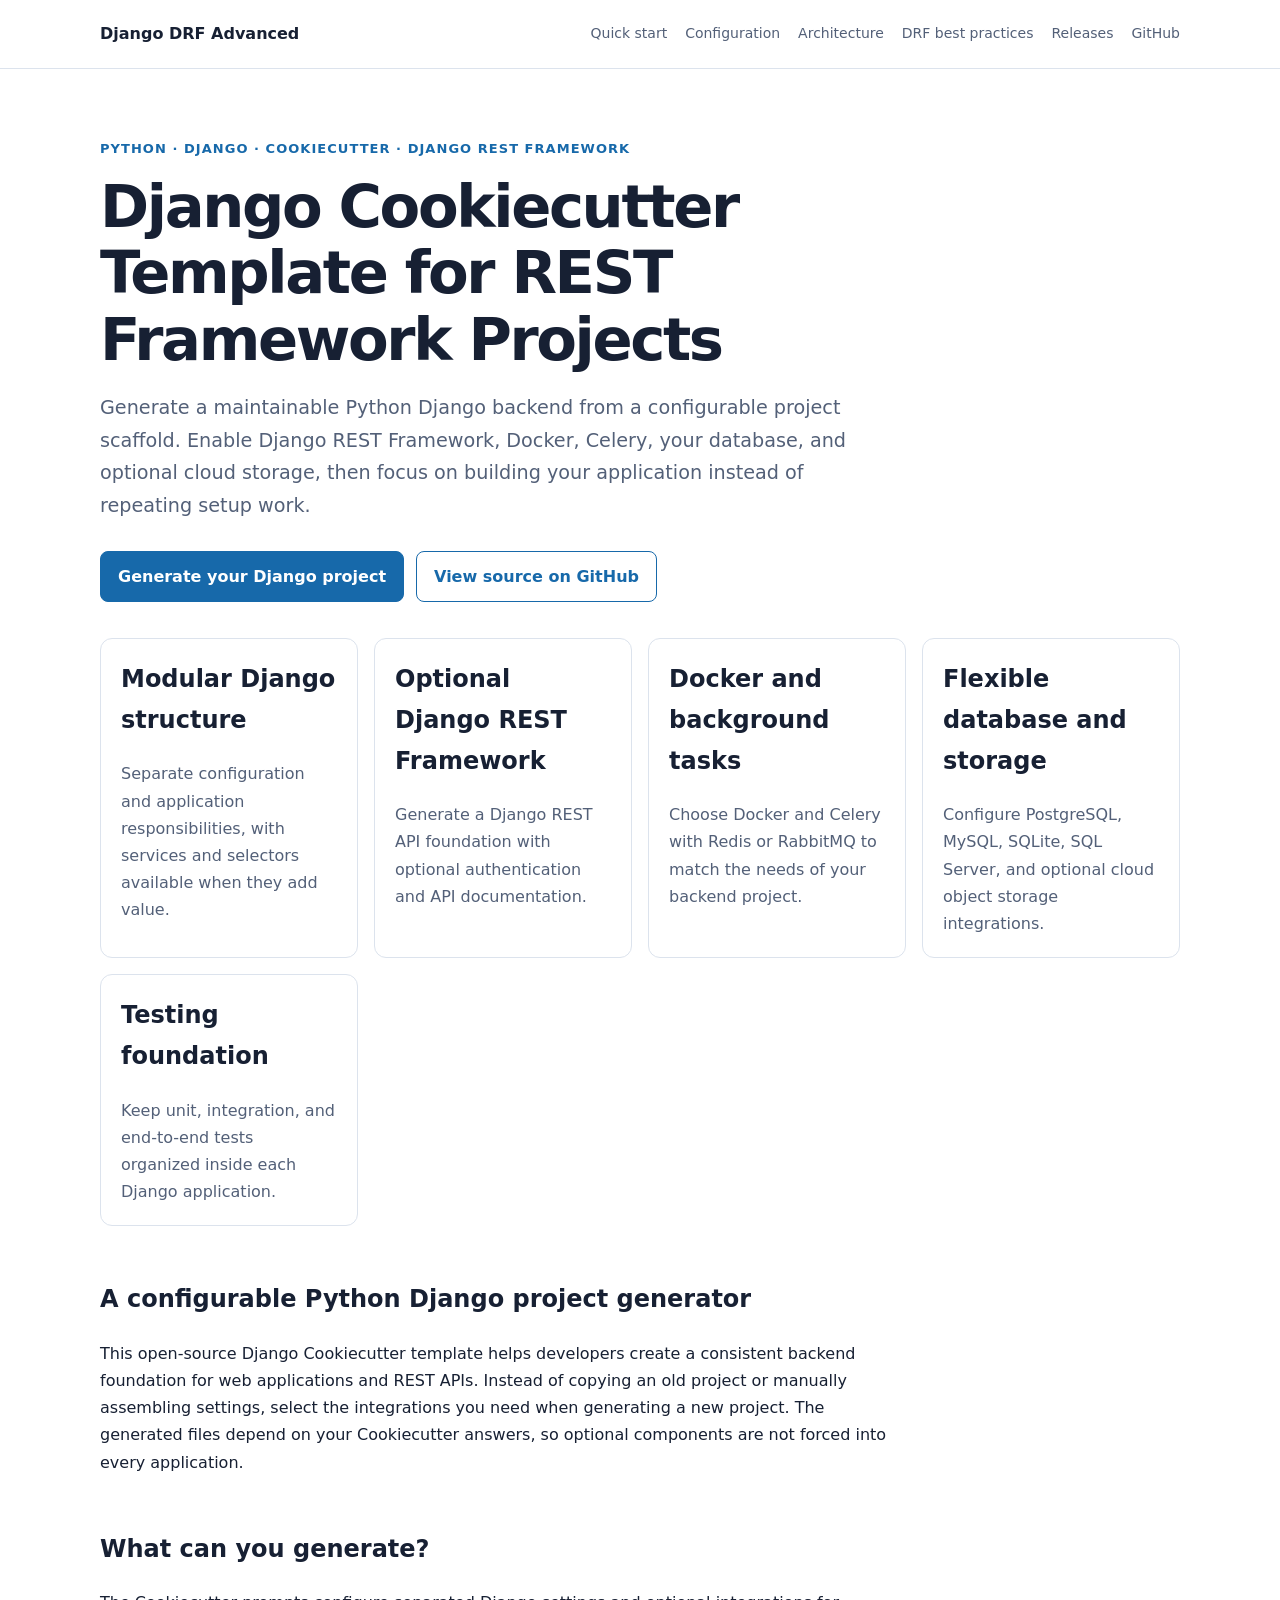
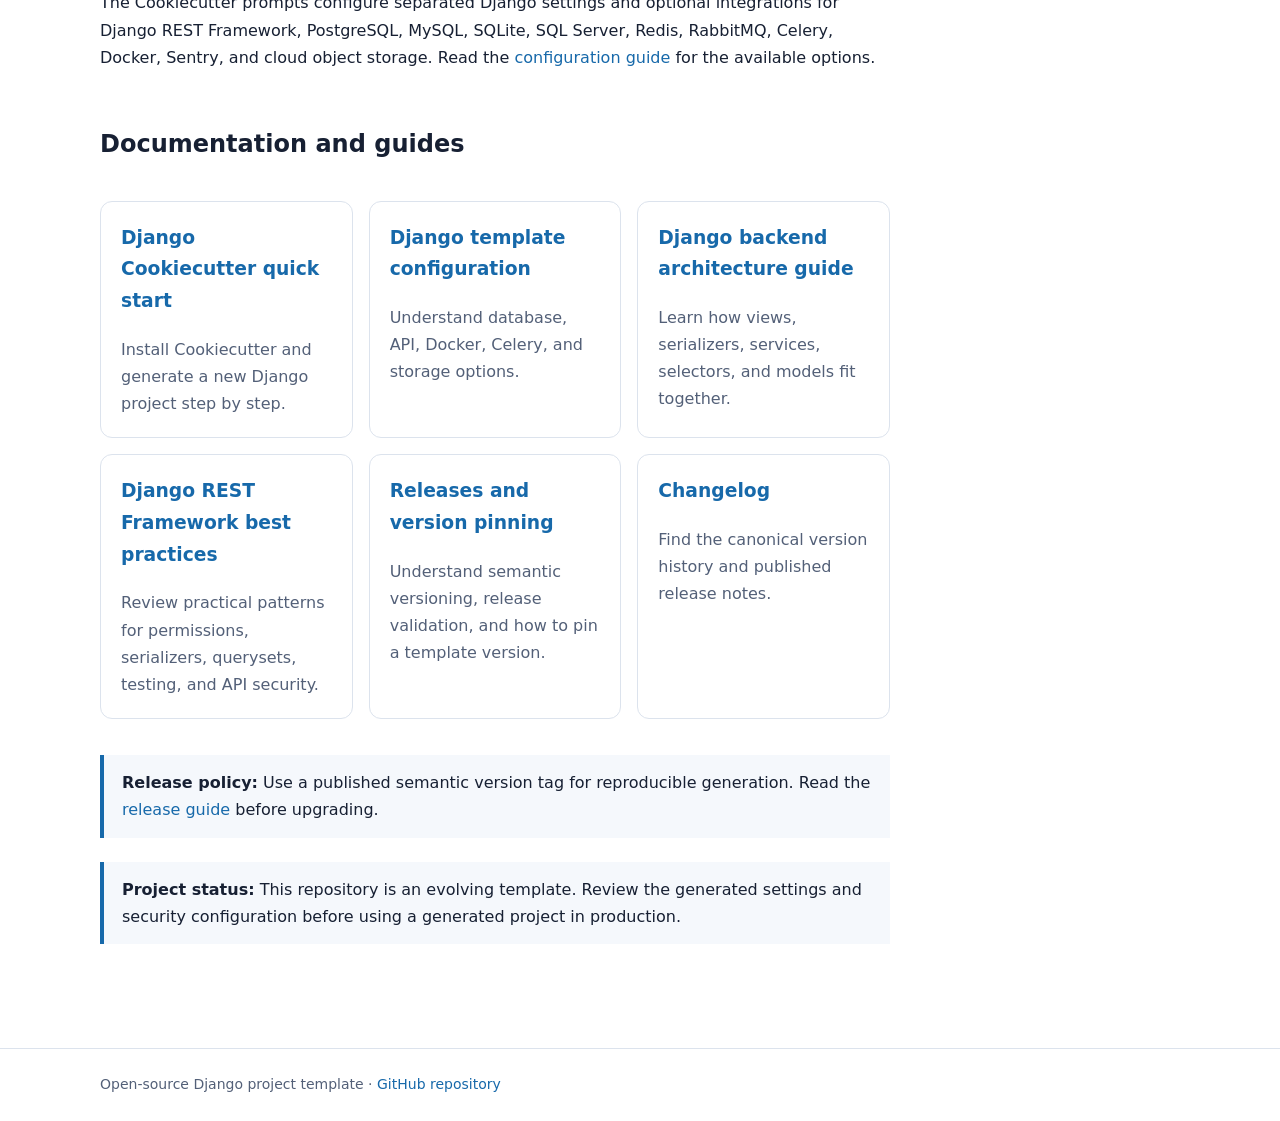
<file: docs/index.html>
<!doctype html>
<html lang="en">
<head>
  <meta charset="utf-8">
  <meta name="viewport" content="width=device-width, initial-scale=1">
  <meta name="google-site-verification" content="gQjxbUO_os3JFua4T_cHEDO8AVXbyuTZVgLGHWlQlFA">
  <title>Django Cookiecutter Template for Django REST Framework | Django DRF Advanced</title>
  <meta name="description" content="Generate a configurable Django project with this Python Cookiecutter template. Add Django REST Framework, Docker, Celery, PostgreSQL, cloud storage, and modular app structure.">
  <meta name="robots" content="index,follow,max-image-preview:large">
  <link rel="canonical" href="https://vahiddev7.github.io/cookiecutter-django-drf-advanced/">
  <meta property="og:type" content="website">
  <meta property="og:site_name" content="Django DRF Advanced Cookiecutter">
  <meta property="og:title" content="Django Cookiecutter Template for Django REST Framework">
  <meta property="og:description" content="Generate a configurable Python Django backend with optional DRF, Docker, Celery, database integrations, cloud storage, and modular architecture.">
  <meta property="og:url" content="https://vahiddev7.github.io/cookiecutter-django-drf-advanced/">
  <meta property="og:locale" content="en_US">
  <meta name="twitter:card" content="summary">
  <meta name="twitter:title" content="Django Cookiecutter Template for Django REST Framework">
  <meta name="twitter:description" content="A configurable Django and DRF project generator with Docker, Celery, database, and storage options.">
  <link rel="stylesheet" href="assets/site.css">
  <script type="application/ld+json">
  {
    "@context": "https://schema.org",
    "@graph": [
      {
        "@type": "WebSite",
        "@id": "https://vahiddev7.github.io/cookiecutter-django-drf-advanced/#website",
        "url": "https://vahiddev7.github.io/cookiecutter-django-drf-advanced/",
        "name": "Django DRF Advanced Cookiecutter",
        "inLanguage": "en"
      },
      {
        "@type": "SoftwareSourceCode",
        "@id": "https://vahiddev7.github.io/cookiecutter-django-drf-advanced/#software",
        "name": "Django DRF Advanced Cookiecutter",
        "alternateName": ["Django Cookiecutter Template", "Django REST Framework Cookiecutter"],
        "description": "A configurable Cookiecutter template for generating Python Django backend projects with optional Django REST Framework, Docker, Celery, database integrations, and cloud object storage.",
        "url": "https://vahiddev7.github.io/cookiecutter-django-drf-advanced/",
        "codeRepository": "https://github.com/vahiddev7/cookiecutter-django-drf-advanced",
        "programmingLanguage": "Python",
        "runtimePlatform": "Python 3.10+",
        "applicationCategory": "DeveloperApplication",
        "isPartOf": {"@id": "https://vahiddev7.github.io/cookiecutter-django-drf-advanced/#website"}
      }
    ]
  }
  </script>
</head>
<body>
<header class="site-header"><div class="header-inner">
  <a class="brand" href="./">Django DRF Advanced</a>
  <nav aria-label="Main navigation"><a href="quickstart.html">Quick start</a><a href="configuration.html">Configuration</a><a href="architecture.html">Architecture</a><a href="drf-best-practices.html">DRF best practices</a><a href="releasing.html">Releases</a><a href="https://github.com/vahiddev7/cookiecutter-django-drf-advanced">GitHub</a></nav>
</div></header>
<main><div class="container">
  <section class="hero">
    <p class="eyebrow">Python · Django · Cookiecutter · Django REST Framework</p>
    <h1>Django Cookiecutter Template for REST Framework Projects</h1>
    <p class="lead">Generate a maintainable Python Django backend from a configurable project scaffold. Enable Django REST Framework, Docker, Celery, your database, and optional cloud storage, then focus on building your application instead of repeating setup work.</p>
    <div class="actions"><a class="button" href="quickstart.html">Generate your Django project</a><a class="button secondary" href="https://github.com/vahiddev7/cookiecutter-django-drf-advanced">View source on GitHub</a></div>
  </section>
  <section class="grid" aria-label="Template capabilities">
    <article class="card"><h2>Modular Django structure</h2><p>Separate configuration and application responsibilities, with services and selectors available when they add value.</p></article>
    <article class="card"><h2>Optional Django REST Framework</h2><p>Generate a Django REST API foundation with optional authentication and API documentation.</p></article>
    <article class="card"><h2>Docker and background tasks</h2><p>Choose Docker and Celery with Redis or RabbitMQ to match the needs of your backend project.</p></article>
    <article class="card"><h2>Flexible database and storage</h2><p>Configure PostgreSQL, MySQL, SQLite, SQL Server, and optional cloud object storage integrations.</p></article>
    <article class="card"><h2>Testing foundation</h2><p>Keep unit, integration, and end-to-end tests organized inside each Django application.</p></article>
  </section>
  <section class="content">
    <h2>A configurable Python Django project generator</h2>
    <p>This open-source Django Cookiecutter template helps developers create a consistent backend foundation for web applications and REST APIs. Instead of copying an old project or manually assembling settings, select the integrations you need when generating a new project. The generated files depend on your Cookiecutter answers, so optional components are not forced into every application.</p>
    <h2>What can you generate?</h2>
    <p>The Cookiecutter prompts configure separated Django settings and optional integrations for Django REST Framework, PostgreSQL, MySQL, SQLite, SQL Server, Redis, RabbitMQ, Celery, Docker, Sentry, and cloud object storage. Read the <a href="configuration.html">configuration guide</a> for the available options.</p>
    <h2>Documentation and guides</h2>
    <div class="grid">
      <article class="card"><h3><a href="quickstart.html">Django Cookiecutter quick start</a></h3><p>Install Cookiecutter and generate a new Django project step by step.</p></article>
      <article class="card"><h3><a href="configuration.html">Django template configuration</a></h3><p>Understand database, API, Docker, Celery, and storage options.</p></article>
      <article class="card"><h3><a href="architecture.html">Django backend architecture guide</a></h3><p>Learn how views, serializers, services, selectors, and models fit together.</p></article>
      <article class="card"><h3><a href="drf-best-practices.html">Django REST Framework best practices</a></h3><p>Review practical patterns for permissions, serializers, querysets, testing, and API security.</p></article>
      <article class="card"><h3><a href="releasing.html">Releases and version pinning</a></h3><p>Understand semantic versioning, release validation, and how to pin a template version.</p></article>
      <article class="card"><h3><a href="changelog.html">Changelog</a></h3><p>Find the canonical version history and published release notes.</p></article>
    </div>
    <div class="note"><strong>Release policy:</strong> Use a published semantic version tag for reproducible generation. Read the <a href="releasing.html">release guide</a> before upgrading.</div>
    <div class="note"><strong>Project status:</strong> This repository is an evolving template. Review the generated settings and security configuration before using a generated project in production.</div>
  </section>
</div></main>
<footer class="site-footer"><div class="container">Open-source Django project template · <a href="https://github.com/vahiddev7/cookiecutter-django-drf-advanced">GitHub repository</a></div></footer>
</body></html>
</file>
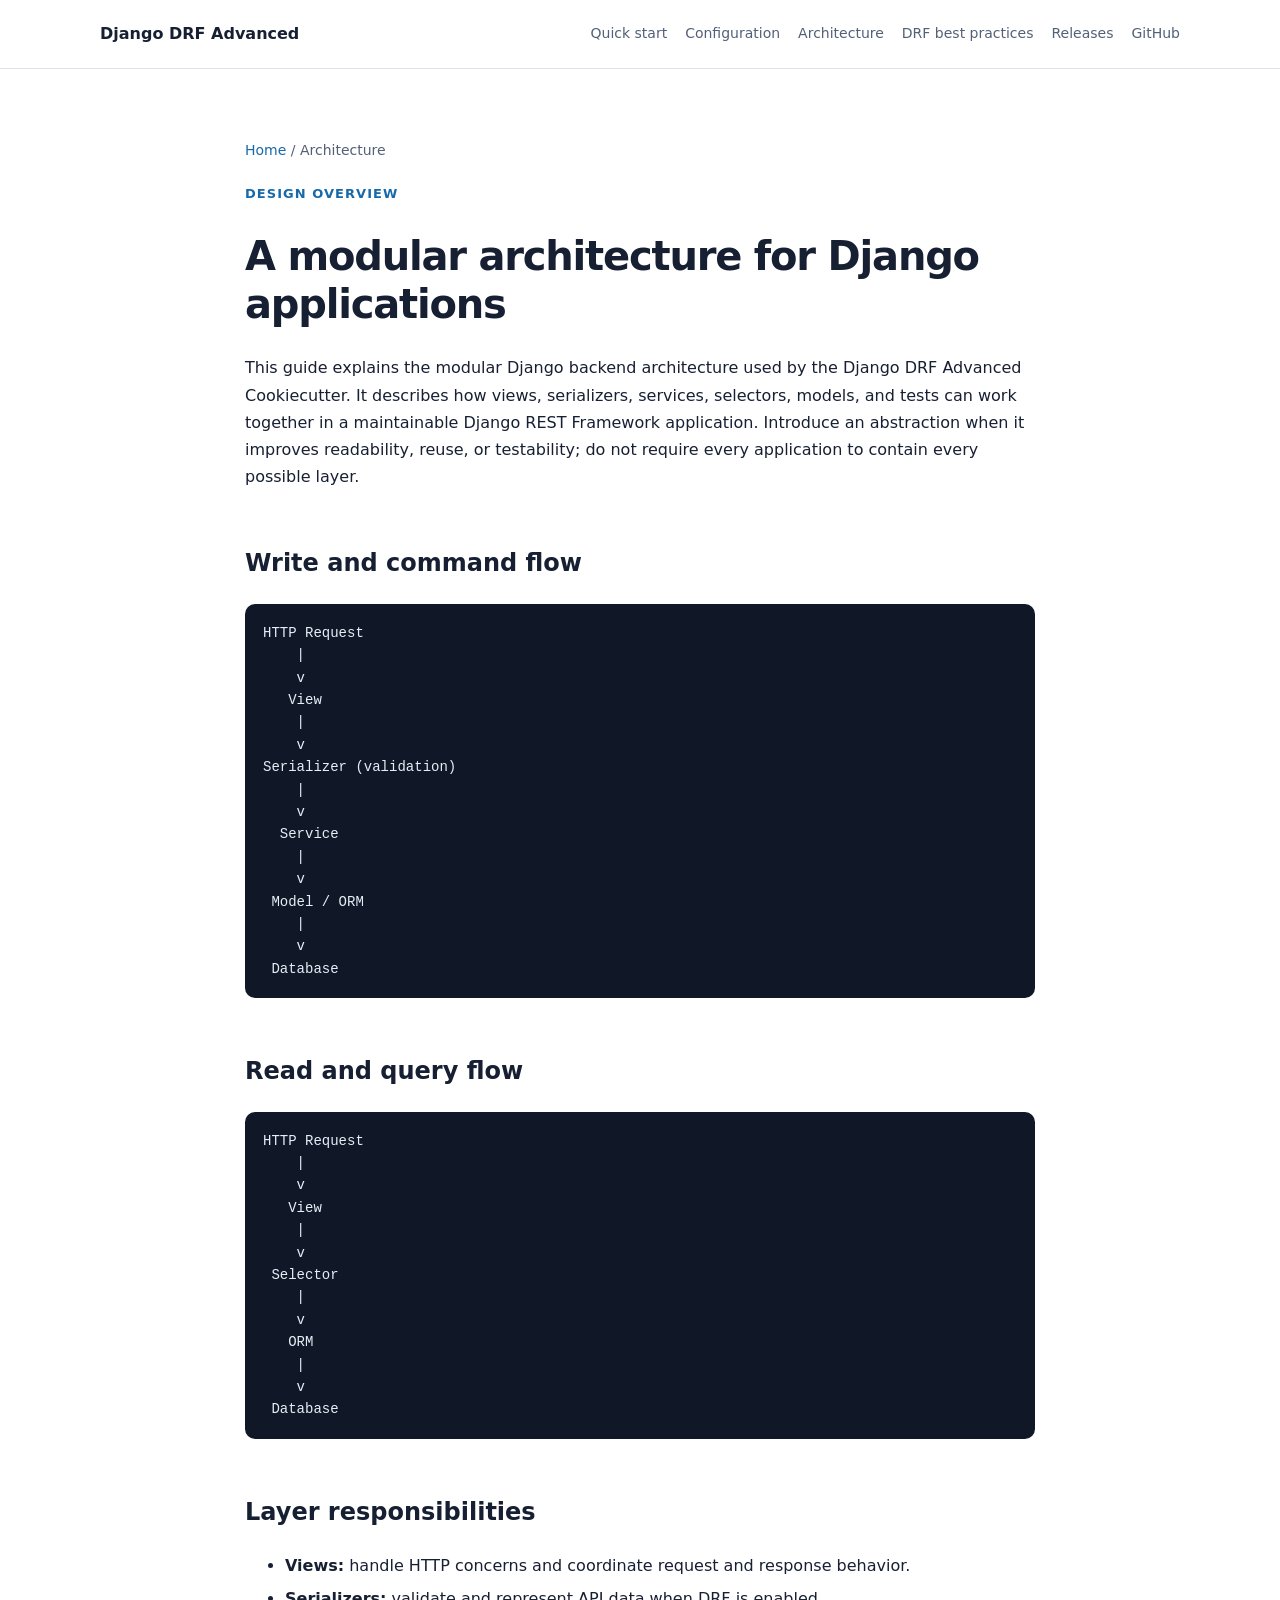
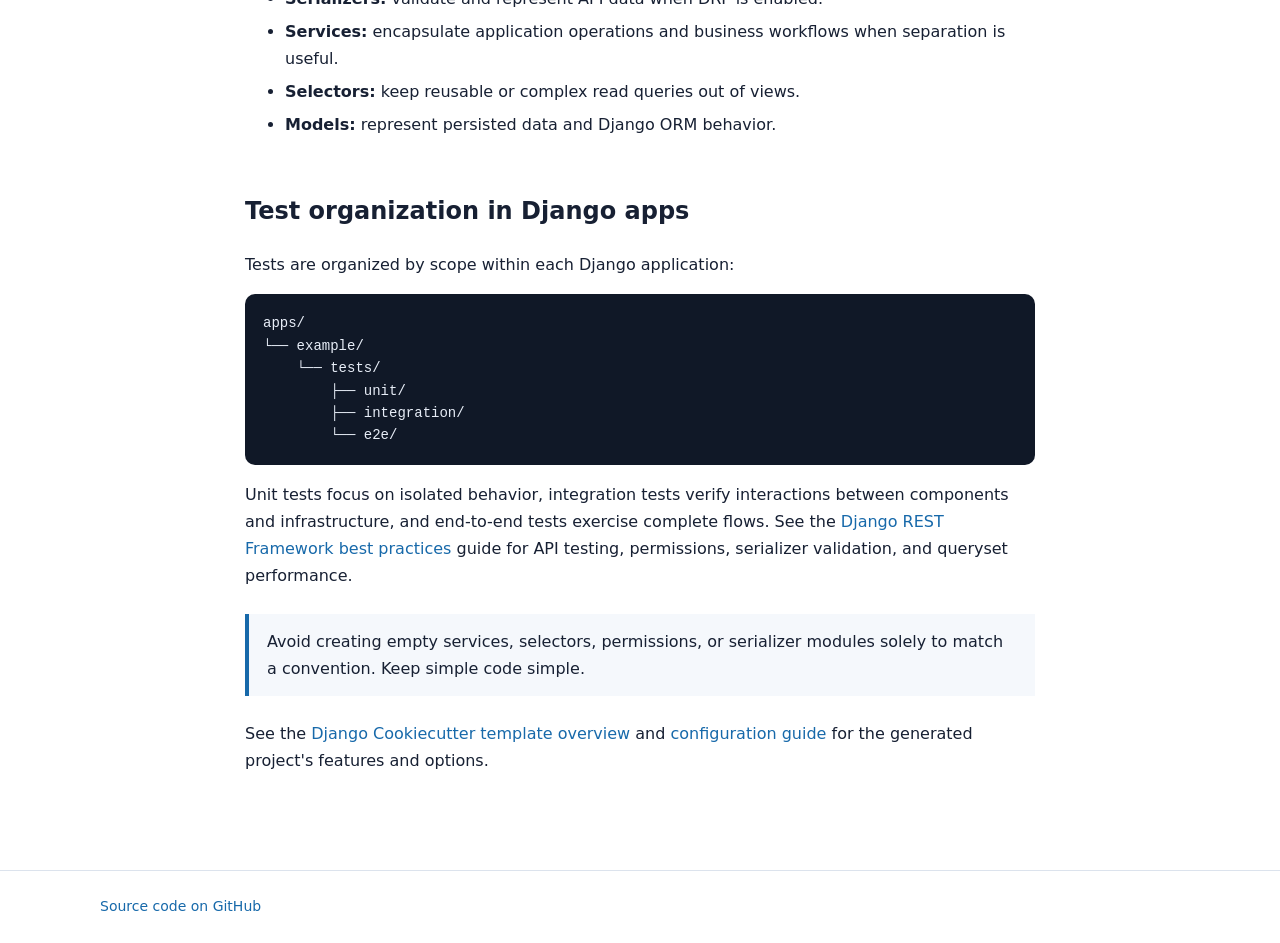
<file: docs/architecture.html>
<!doctype html>
<html lang="en"><head><meta charset="utf-8"><meta name="viewport" content="width=device-width, initial-scale=1">
<title>Django Backend Architecture: Services, Selectors and Testing</title>
<meta name="description" content="Learn a modular Django backend architecture for Django REST Framework projects, including views, serializers, services, selectors, models, and per-app testing.">
<meta name="robots" content="index,follow"><link rel="canonical" href="https://vahiddev7.github.io/cookiecutter-django-drf-advanced/architecture.html">
<meta property="og:type" content="article"><meta property="og:site_name" content="Django DRF Advanced Cookiecutter"><meta property="og:title" content="Django Backend Architecture: Services, Selectors and Testing"><meta property="og:description" content="Understand a practical modular architecture for Django and Django REST Framework applications."><meta property="og:url" content="https://vahiddev7.github.io/cookiecutter-django-drf-advanced/architecture.html">
<meta name="twitter:card" content="summary"><meta name="twitter:title" content="Django Backend Architecture Guide"><meta name="twitter:description" content="A practical guide to Django views, serializers, services, selectors, models, and tests.">
<link rel="stylesheet" href="assets/site.css"></head>
<body><header class="site-header"><div class="header-inner"><a class="brand" href="./">Django DRF Advanced</a><nav aria-label="Main navigation"><a href="quickstart.html">Quick start</a><a href="configuration.html">Configuration</a><a href="architecture.html">Architecture</a><a href="drf-best-practices.html">DRF best practices</a><a href="releasing.html">Releases</a><a href="https://github.com/vahiddev7/cookiecutter-django-drf-advanced">GitHub</a></nav></div></header>
<main><div class="container content"><p class="breadcrumbs"><a href="./">Home</a> / Architecture</p><p class="eyebrow">Design overview</p><h1>A modular architecture for Django applications</h1>
<p>This guide explains the modular Django backend architecture used by the Django DRF Advanced Cookiecutter. It describes how views, serializers, services, selectors, models, and tests can work together in a maintainable Django REST Framework application. Introduce an abstraction when it improves readability, reuse, or testability; do not require every application to contain every possible layer.</p>
<h2>Write and command flow</h2><pre><code>HTTP Request
    |
    v
   View
    |
    v
Serializer (validation)
    |
    v
  Service
    |
    v
 Model / ORM
    |
    v
 Database</code></pre>
<h2>Read and query flow</h2><pre><code>HTTP Request
    |
    v
   View
    |
    v
 Selector
    |
    v
   ORM
    |
    v
 Database</code></pre>
<h2>Layer responsibilities</h2><ul><li><strong>Views:</strong> handle HTTP concerns and coordinate request and response behavior.</li><li><strong>Serializers:</strong> validate and represent API data when DRF is enabled.</li><li><strong>Services:</strong> encapsulate application operations and business workflows when separation is useful.</li><li><strong>Selectors:</strong> keep reusable or complex read queries out of views.</li><li><strong>Models:</strong> represent persisted data and Django ORM behavior.</li></ul>
<h2>Test organization in Django apps</h2><p>Tests are organized by scope within each Django application:</p><pre><code>apps/
└── example/
    └── tests/
        ├── unit/
        ├── integration/
        └── e2e/</code></pre>
<p>Unit tests focus on isolated behavior, integration tests verify interactions between components and infrastructure, and end-to-end tests exercise complete flows. See the <a href="drf-best-practices.html">Django REST Framework best practices</a> guide for API testing, permissions, serializer validation, and queryset performance.</p>
<div class="note">Avoid creating empty services, selectors, permissions, or serializer modules solely to match a convention. Keep simple code simple.</div>
<p>See the <a href="./">Django Cookiecutter template overview</a> and <a href="configuration.html">configuration guide</a> for the generated project's features and options.</p>
</div></main><footer class="site-footer"><div class="container"><a href="https://github.com/vahiddev7/cookiecutter-django-drf-advanced">Source code on GitHub</a></div></footer></body></html>
</file>
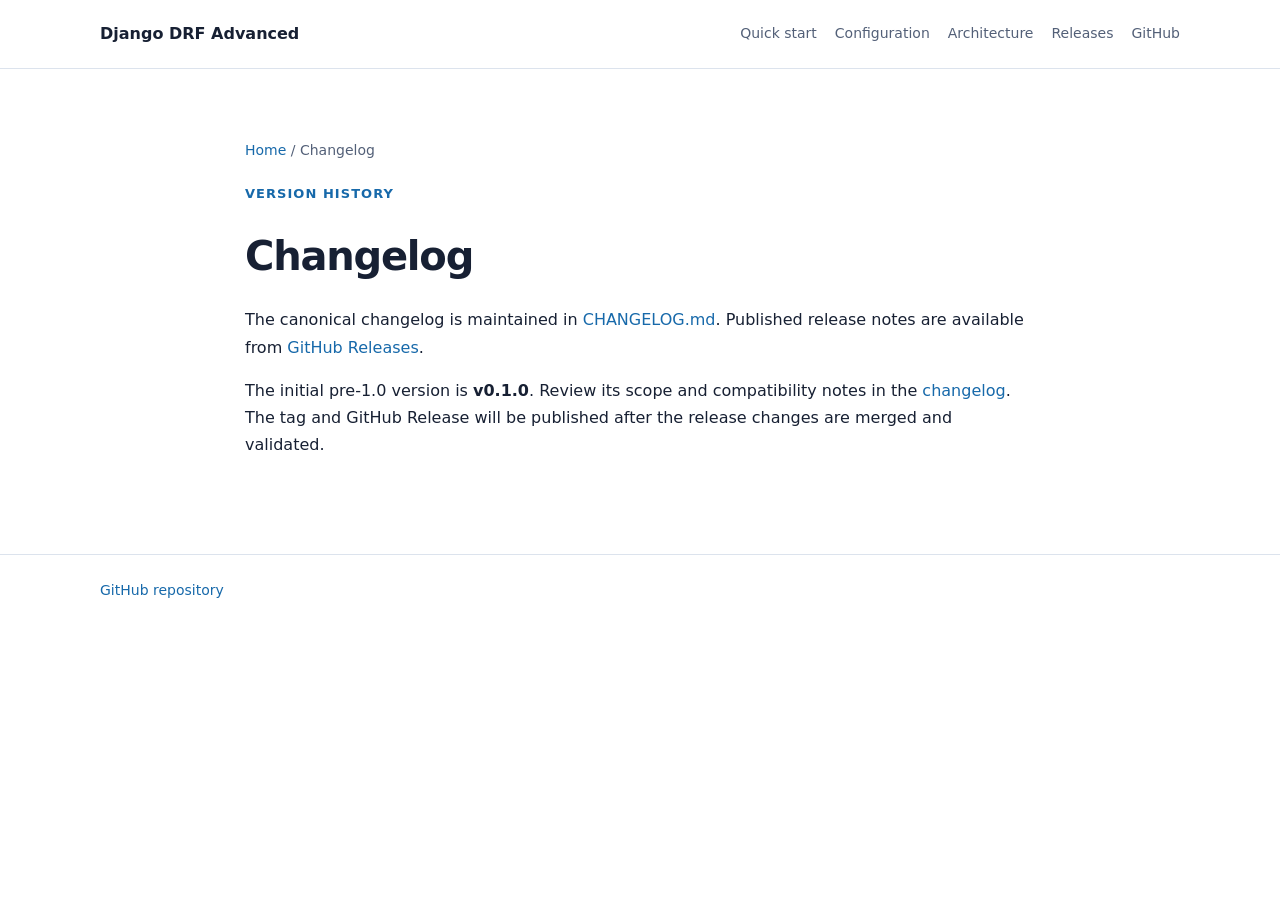
<file: docs/changelog.html>
<!doctype html>
<html lang="en"><head><meta charset="utf-8"><meta name="viewport" content="width=device-width, initial-scale=1"><title>Changelog | Django DRF Advanced</title><meta name="description" content="Version history and notable changes for Django DRF Advanced Cookiecutter."><link rel="canonical" href="https://vahiddev7.github.io/cookiecutter-django-drf-advanced/changelog.html"><link rel="stylesheet" href="assets/site.css"></head>
<body><header class="site-header"><div class="header-inner"><a class="brand" href="./">Django DRF Advanced</a><nav aria-label="Main navigation"><a href="quickstart.html">Quick start</a><a href="configuration.html">Configuration</a><a href="architecture.html">Architecture</a><a href="releasing.html">Releases</a><a href="https://github.com/vahiddev7/cookiecutter-django-drf-advanced">GitHub</a></nav></div></header><main><div class="container content"><p class="breadcrumbs"><a href="./">Home</a> / Changelog</p><p class="eyebrow">Version history</p><h1>Changelog</h1><p>The canonical changelog is maintained in <a href="https://github.com/vahiddev7/cookiecutter-django-drf-advanced/blob/master/CHANGELOG.md">CHANGELOG.md</a>. Published release notes are available from <a href="https://github.com/vahiddev7/cookiecutter-django-drf-advanced/releases">GitHub Releases</a>.</p><p>The initial pre-1.0 version is <strong>v0.1.0</strong>. Review its scope and compatibility notes in the <a href="https://github.com/vahiddev7/cookiecutter-django-drf-advanced/blob/master/CHANGELOG.md">changelog</a>. The tag and GitHub Release will be published after the release changes are merged and validated.</p></div></main><footer class="site-footer"><div class="container"><a href="https://github.com/vahiddev7/cookiecutter-django-drf-advanced">GitHub repository</a></div></footer></body></html>
</file>
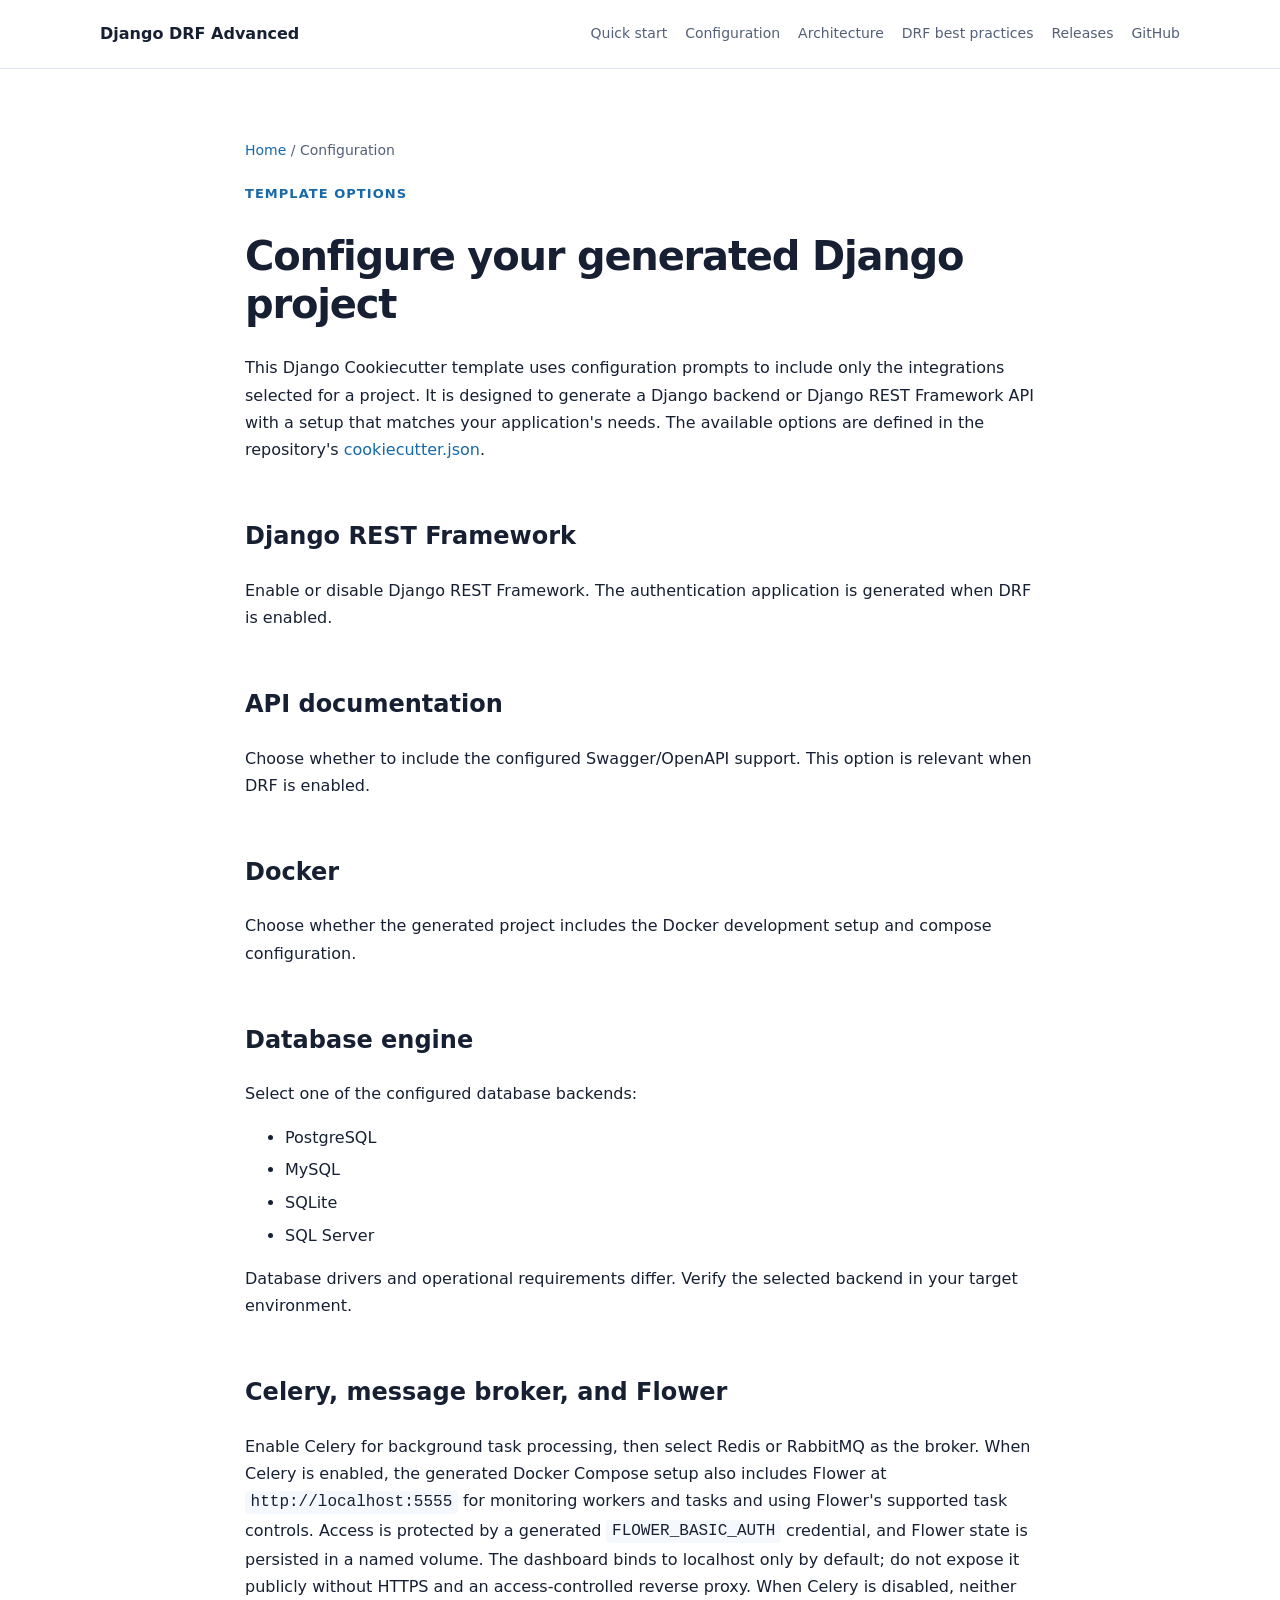
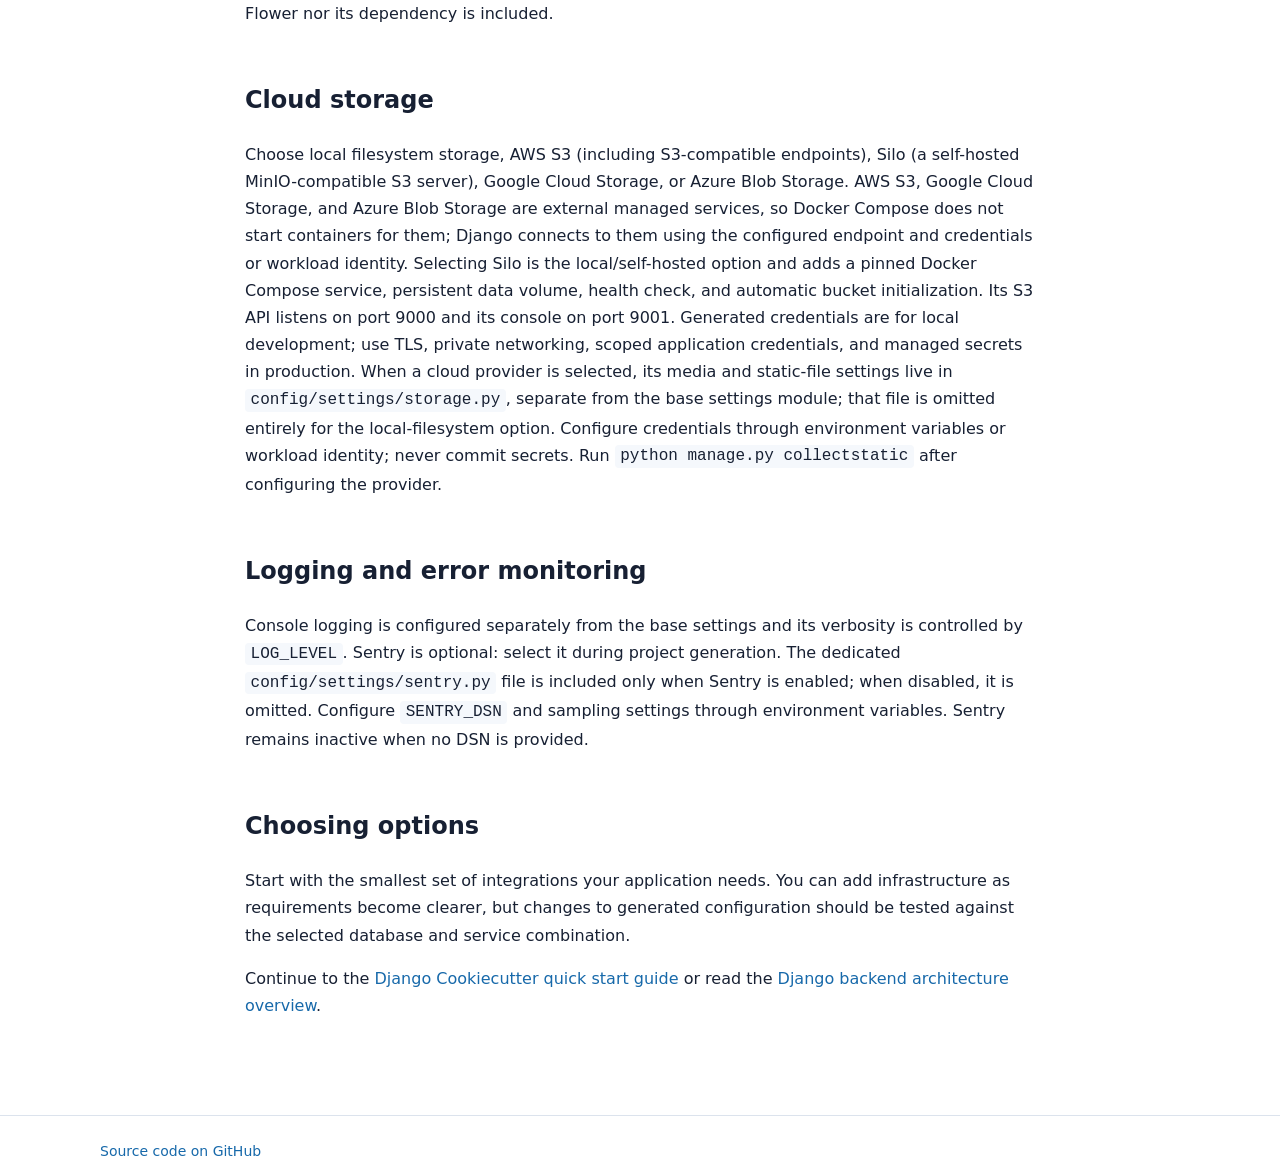
<file: docs/configuration.html>
<!doctype html>
<html lang="en"><head><meta charset="utf-8"><meta name="viewport" content="width=device-width, initial-scale=1">
<title>Django Cookiecutter Configuration: DRF, Docker, Celery and Storage</title>
<meta name="description" content="Compare configuration options in this Django Cookiecutter template: Django REST Framework, API docs, Docker, PostgreSQL, MySQL, Celery, Redis, RabbitMQ, and cloud storage.">
<meta name="robots" content="index,follow"><link rel="canonical" href="https://vahiddev7.github.io/cookiecutter-django-drf-advanced/configuration.html">
<meta property="og:type" content="article"><meta property="og:site_name" content="Django DRF Advanced Cookiecutter"><meta property="og:title" content="Django Cookiecutter Configuration Options"><meta property="og:description" content="Explore DRF, Docker, database, Celery, broker, monitoring, and cloud storage options."><meta property="og:url" content="https://vahiddev7.github.io/cookiecutter-django-drf-advanced/configuration.html">
<meta name="twitter:card" content="summary"><meta name="twitter:title" content="Django Cookiecutter Configuration Options"><meta name="twitter:description" content="Configure your generated Django and Django REST Framework project.">
<link rel="stylesheet" href="assets/site.css"></head><body><header class="site-header"><div class="header-inner"><a class="brand" href="./">Django DRF Advanced</a><nav aria-label="Main navigation"><a href="quickstart.html">Quick start</a><a href="configuration.html">Configuration</a><a href="architecture.html">Architecture</a><a href="drf-best-practices.html">DRF best practices</a><a href="releasing.html">Releases</a><a href="https://github.com/vahiddev7/cookiecutter-django-drf-advanced">GitHub</a></nav></div></header>
<main><div class="container content"><p class="breadcrumbs"><a href="./">Home</a> / Configuration</p><p class="eyebrow">Template options</p><h1>Configure your generated Django project</h1>
<p>This Django Cookiecutter template uses configuration prompts to include only the integrations selected for a project. It is designed to generate a Django backend or Django REST Framework API with a setup that matches your application's needs. The available options are defined in the repository's <a href="https://github.com/vahiddev7/cookiecutter-django-drf-advanced/blob/master/cookiecutter.json">cookiecutter.json</a>.</p>
<h2>Django REST Framework</h2><p>Enable or disable Django REST Framework. The authentication application is generated when DRF is enabled.</p>
<h2>API documentation</h2><p>Choose whether to include the configured Swagger/OpenAPI support. This option is relevant when DRF is enabled.</p>
<h2>Docker</h2><p>Choose whether the generated project includes the Docker development setup and compose configuration.</p>
<h2>Database engine</h2><p>Select one of the configured database backends:</p><ul><li>PostgreSQL</li><li>MySQL</li><li>SQLite</li><li>SQL Server</li></ul><p>Database drivers and operational requirements differ. Verify the selected backend in your target environment.</p>
<h2>Celery, message broker, and Flower</h2><p>Enable Celery for background task processing, then select Redis or RabbitMQ as the broker. When Celery is enabled, the generated Docker Compose setup also includes Flower at <code>http://localhost:5555</code> for monitoring workers and tasks and using Flower's supported task controls. Access is protected by a generated <code>FLOWER_BASIC_AUTH</code> credential, and Flower state is persisted in a named volume. The dashboard binds to localhost only by default; do not expose it publicly without HTTPS and an access-controlled reverse proxy. When Celery is disabled, neither Flower nor its dependency is included.</p>
<h2>Cloud storage</h2><p>Choose local filesystem storage, AWS S3 (including S3-compatible endpoints), Silo (a self-hosted MinIO-compatible S3 server), Google Cloud Storage, or Azure Blob Storage. AWS S3, Google Cloud Storage, and Azure Blob Storage are external managed services, so Docker Compose does not start containers for them; Django connects to them using the configured endpoint and credentials or workload identity. Selecting Silo is the local/self-hosted option and adds a pinned Docker Compose service, persistent data volume, health check, and automatic bucket initialization. Its S3 API listens on port 9000 and its console on port 9001. Generated credentials are for local development; use TLS, private networking, scoped application credentials, and managed secrets in production. When a cloud provider is selected, its media and static-file settings live in <code>config/settings/storage.py</code>, separate from the base settings module; that file is omitted entirely for the local-filesystem option. Configure credentials through environment variables or workload identity; never commit secrets. Run <code>python manage.py collectstatic</code> after configuring the provider.</p>
<h2>Logging and error monitoring</h2><p>Console logging is configured separately from the base settings and its verbosity is controlled by <code>LOG_LEVEL</code>. Sentry is optional: select it during project generation. The dedicated <code>config/settings/sentry.py</code> file is included only when Sentry is enabled; when disabled, it is omitted. Configure <code>SENTRY_DSN</code> and sampling settings through environment variables. Sentry remains inactive when no DSN is provided.</p>
<h2>Choosing options</h2><p>Start with the smallest set of integrations your application needs. You can add infrastructure as requirements become clearer, but changes to generated configuration should be tested against the selected database and service combination.</p>
<p>Continue to the <a href="quickstart.html">Django Cookiecutter quick start guide</a> or read the <a href="architecture.html">Django backend architecture overview</a>.</p>
</div></main><footer class="site-footer"><div class="container"><a href="https://github.com/vahiddev7/cookiecutter-django-drf-advanced">Source code on GitHub</a></div></footer></body></html>
</file>
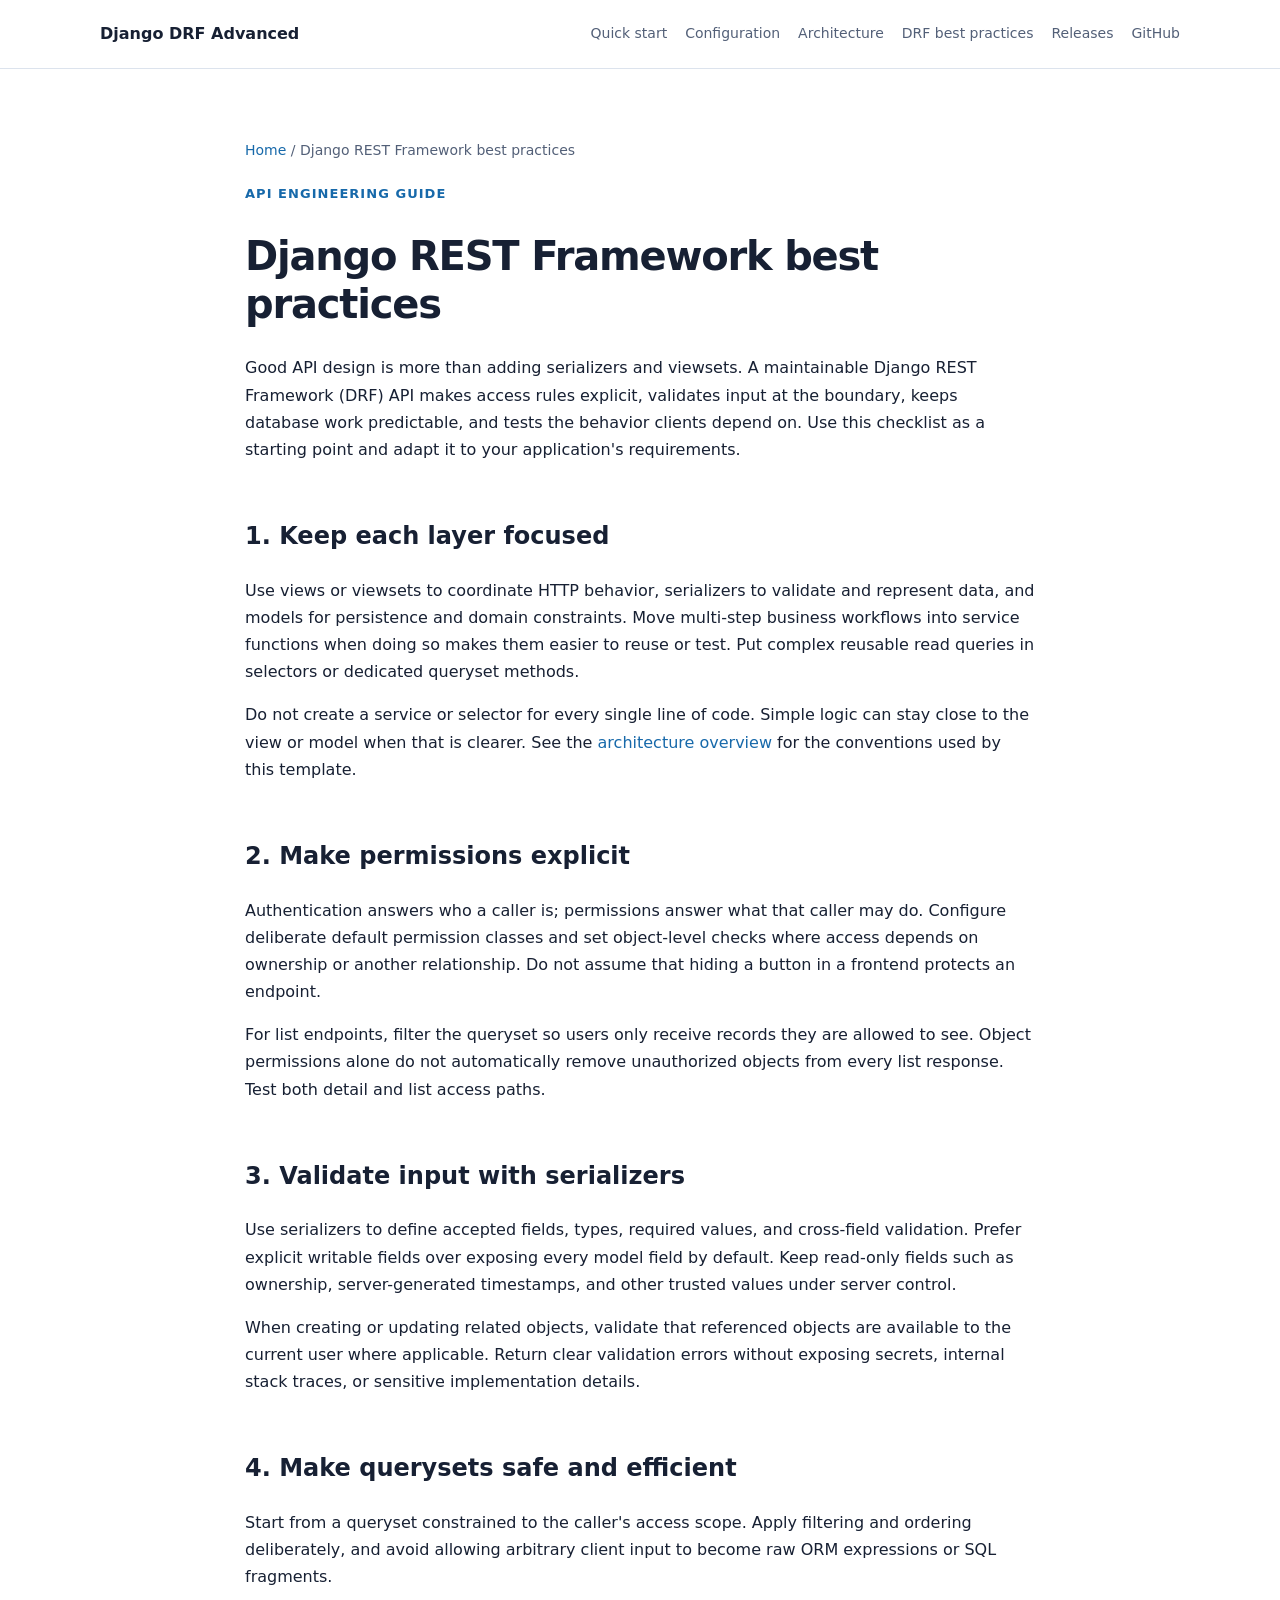
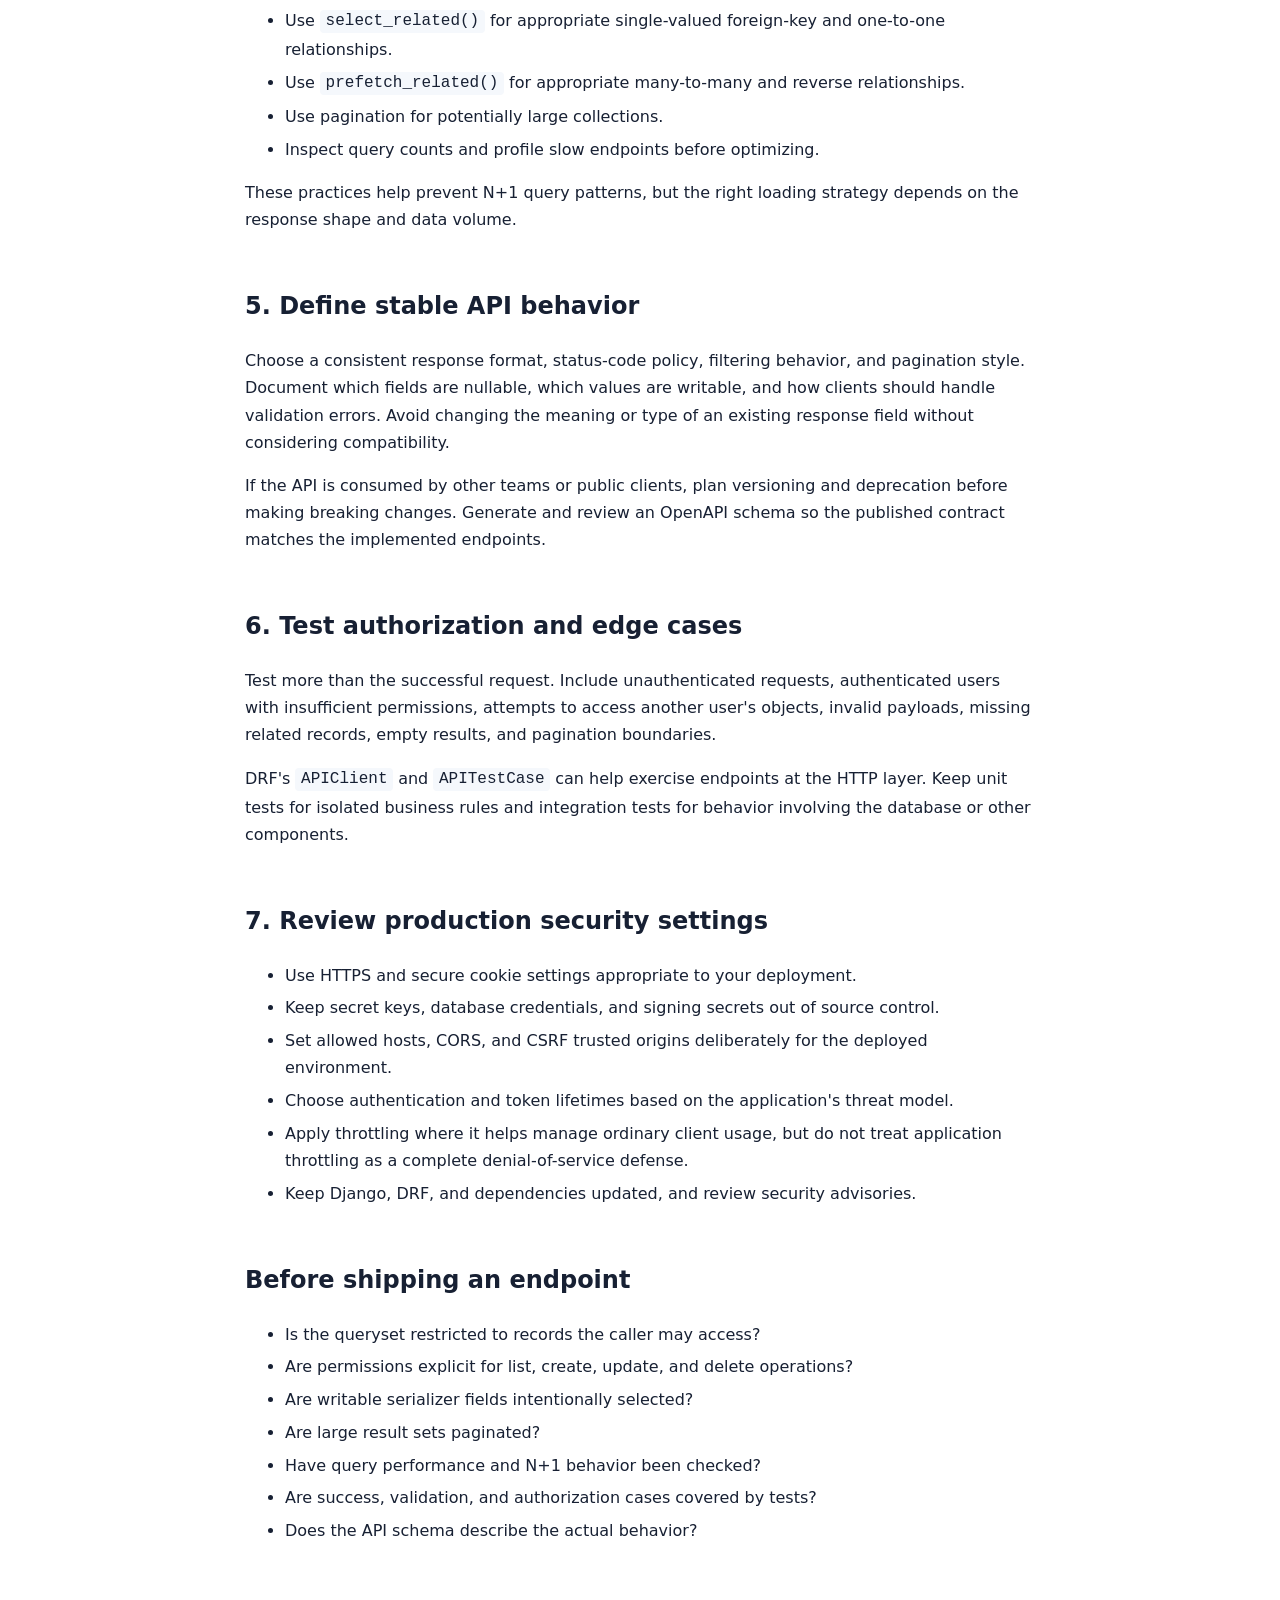
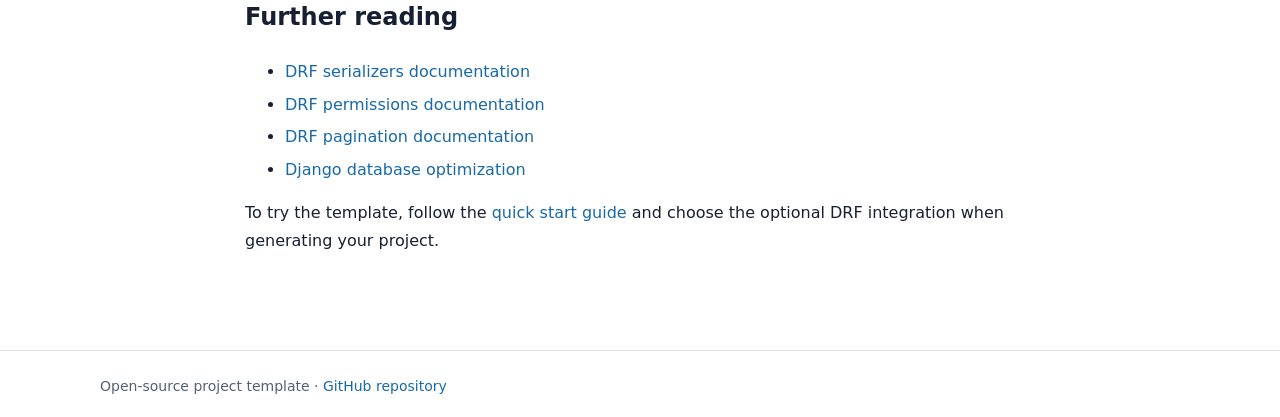
<file: docs/drf-best-practices.html>
<!doctype html>
<html lang="en">
<head>
  <meta charset="utf-8">
  <meta name="viewport" content="width=device-width, initial-scale=1">
  <title>Django REST Framework Best Practices | Django DRF Advanced</title>
  <meta name="description" content="Practical Django REST Framework best practices for serializers, permissions, querysets, pagination, performance, testing, and production security.">
  <meta name="robots" content="index,follow">
  <link rel="canonical" href="https://vahiddev7.github.io/cookiecutter-django-drf-advanced/drf-best-practices.html">
  <meta property="og:type" content="article">
  <meta property="og:title" content="Django REST Framework Best Practices">
  <meta property="og:description" content="A practical checklist for building maintainable, secure, and efficient Django REST Framework APIs.">
  <meta property="og:url" content="https://vahiddev7.github.io/cookiecutter-django-drf-advanced/drf-best-practices.html">
  <link rel="stylesheet" href="assets/site.css">
</head>
<body>
<header class="site-header"><div class="header-inner">
  <a class="brand" href="./">Django DRF Advanced</a>
  <nav aria-label="Main navigation"><a href="quickstart.html">Quick start</a><a href="configuration.html">Configuration</a><a href="architecture.html">Architecture</a><a href="drf-best-practices.html">DRF best practices</a><a href="releasing.html">Releases</a><a href="https://github.com/vahiddev7/cookiecutter-django-drf-advanced">GitHub</a></nav>
</div></header>
<main><div class="container content">
  <p class="breadcrumbs"><a href="./">Home</a> / Django REST Framework best practices</p>
  <p class="eyebrow">API engineering guide</p>
  <h1>Django REST Framework best practices</h1>
  <p>Good API design is more than adding serializers and viewsets. A maintainable Django REST Framework (DRF) API makes access rules explicit, validates input at the boundary, keeps database work predictable, and tests the behavior clients depend on. Use this checklist as a starting point and adapt it to your application's requirements.</p>

  <h2>1. Keep each layer focused</h2>
  <p>Use views or viewsets to coordinate HTTP behavior, serializers to validate and represent data, and models for persistence and domain constraints. Move multi-step business workflows into service functions when doing so makes them easier to reuse or test. Put complex reusable read queries in selectors or dedicated queryset methods.</p>
  <p>Do not create a service or selector for every single line of code. Simple logic can stay close to the view or model when that is clearer. See the <a href="architecture.html">architecture overview</a> for the conventions used by this template.</p>

  <h2>2. Make permissions explicit</h2>
  <p>Authentication answers who a caller is; permissions answer what that caller may do. Configure deliberate default permission classes and set object-level checks where access depends on ownership or another relationship. Do not assume that hiding a button in a frontend protects an endpoint.</p>
  <p>For list endpoints, filter the queryset so users only receive records they are allowed to see. Object permissions alone do not automatically remove unauthorized objects from every list response. Test both detail and list access paths.</p>

  <h2>3. Validate input with serializers</h2>
  <p>Use serializers to define accepted fields, types, required values, and cross-field validation. Prefer explicit writable fields over exposing every model field by default. Keep read-only fields such as ownership, server-generated timestamps, and other trusted values under server control.</p>
  <p>When creating or updating related objects, validate that referenced objects are available to the current user where applicable. Return clear validation errors without exposing secrets, internal stack traces, or sensitive implementation details.</p>

  <h2>4. Make querysets safe and efficient</h2>
  <p>Start from a queryset constrained to the caller's access scope. Apply filtering and ordering deliberately, and avoid allowing arbitrary client input to become raw ORM expressions or SQL fragments.</p>
  <ul>
    <li>Use <code>select_related()</code> for appropriate single-valued foreign-key and one-to-one relationships.</li>
    <li>Use <code>prefetch_related()</code> for appropriate many-to-many and reverse relationships.</li>
    <li>Use pagination for potentially large collections.</li>
    <li>Inspect query counts and profile slow endpoints before optimizing.</li>
  </ul>
  <p>These practices help prevent N+1 query patterns, but the right loading strategy depends on the response shape and data volume.</p>

  <h2>5. Define stable API behavior</h2>
  <p>Choose a consistent response format, status-code policy, filtering behavior, and pagination style. Document which fields are nullable, which values are writable, and how clients should handle validation errors. Avoid changing the meaning or type of an existing response field without considering compatibility.</p>
  <p>If the API is consumed by other teams or public clients, plan versioning and deprecation before making breaking changes. Generate and review an OpenAPI schema so the published contract matches the implemented endpoints.</p>

  <h2>6. Test authorization and edge cases</h2>
  <p>Test more than the successful request. Include unauthenticated requests, authenticated users with insufficient permissions, attempts to access another user's objects, invalid payloads, missing related records, empty results, and pagination boundaries.</p>
  <p>DRF's <code>APIClient</code> and <code>APITestCase</code> can help exercise endpoints at the HTTP layer. Keep unit tests for isolated business rules and integration tests for behavior involving the database or other components.</p>

  <h2>7. Review production security settings</h2>
  <ul>
    <li>Use HTTPS and secure cookie settings appropriate to your deployment.</li>
    <li>Keep secret keys, database credentials, and signing secrets out of source control.</li>
    <li>Set allowed hosts, CORS, and CSRF trusted origins deliberately for the deployed environment.</li>
    <li>Choose authentication and token lifetimes based on the application's threat model.</li>
    <li>Apply throttling where it helps manage ordinary client usage, but do not treat application throttling as a complete denial-of-service defense.</li>
    <li>Keep Django, DRF, and dependencies updated, and review security advisories.</li>
  </ul>

  <h2>Before shipping an endpoint</h2>
  <ul>
    <li>Is the queryset restricted to records the caller may access?</li>
    <li>Are permissions explicit for list, create, update, and delete operations?</li>
    <li>Are writable serializer fields intentionally selected?</li>
    <li>Are large result sets paginated?</li>
    <li>Have query performance and N+1 behavior been checked?</li>
    <li>Are success, validation, and authorization cases covered by tests?</li>
    <li>Does the API schema describe the actual behavior?</li>
  </ul>

  <h2>Further reading</h2>
  <ul>
    <li><a href="https://www.django-rest-framework.org/api-guide/serializers/">DRF serializers documentation</a></li>
    <li><a href="https://www.django-rest-framework.org/api-guide/permissions/">DRF permissions documentation</a></li>
    <li><a href="https://www.django-rest-framework.org/api-guide/pagination/">DRF pagination documentation</a></li>
    <li><a href="https://docs.djangoproject.com/en/stable/topics/db/optimization/">Django database optimization</a></li>
  </ul>
  <p>To try the template, follow the <a href="quickstart.html">quick start guide</a> and choose the optional DRF integration when generating your project.</p>
</div></main>
<footer class="site-footer"><div class="container">Open-source project template · <a href="https://github.com/vahiddev7/cookiecutter-django-drf-advanced">GitHub repository</a></div></footer>
</body></html>
</file>
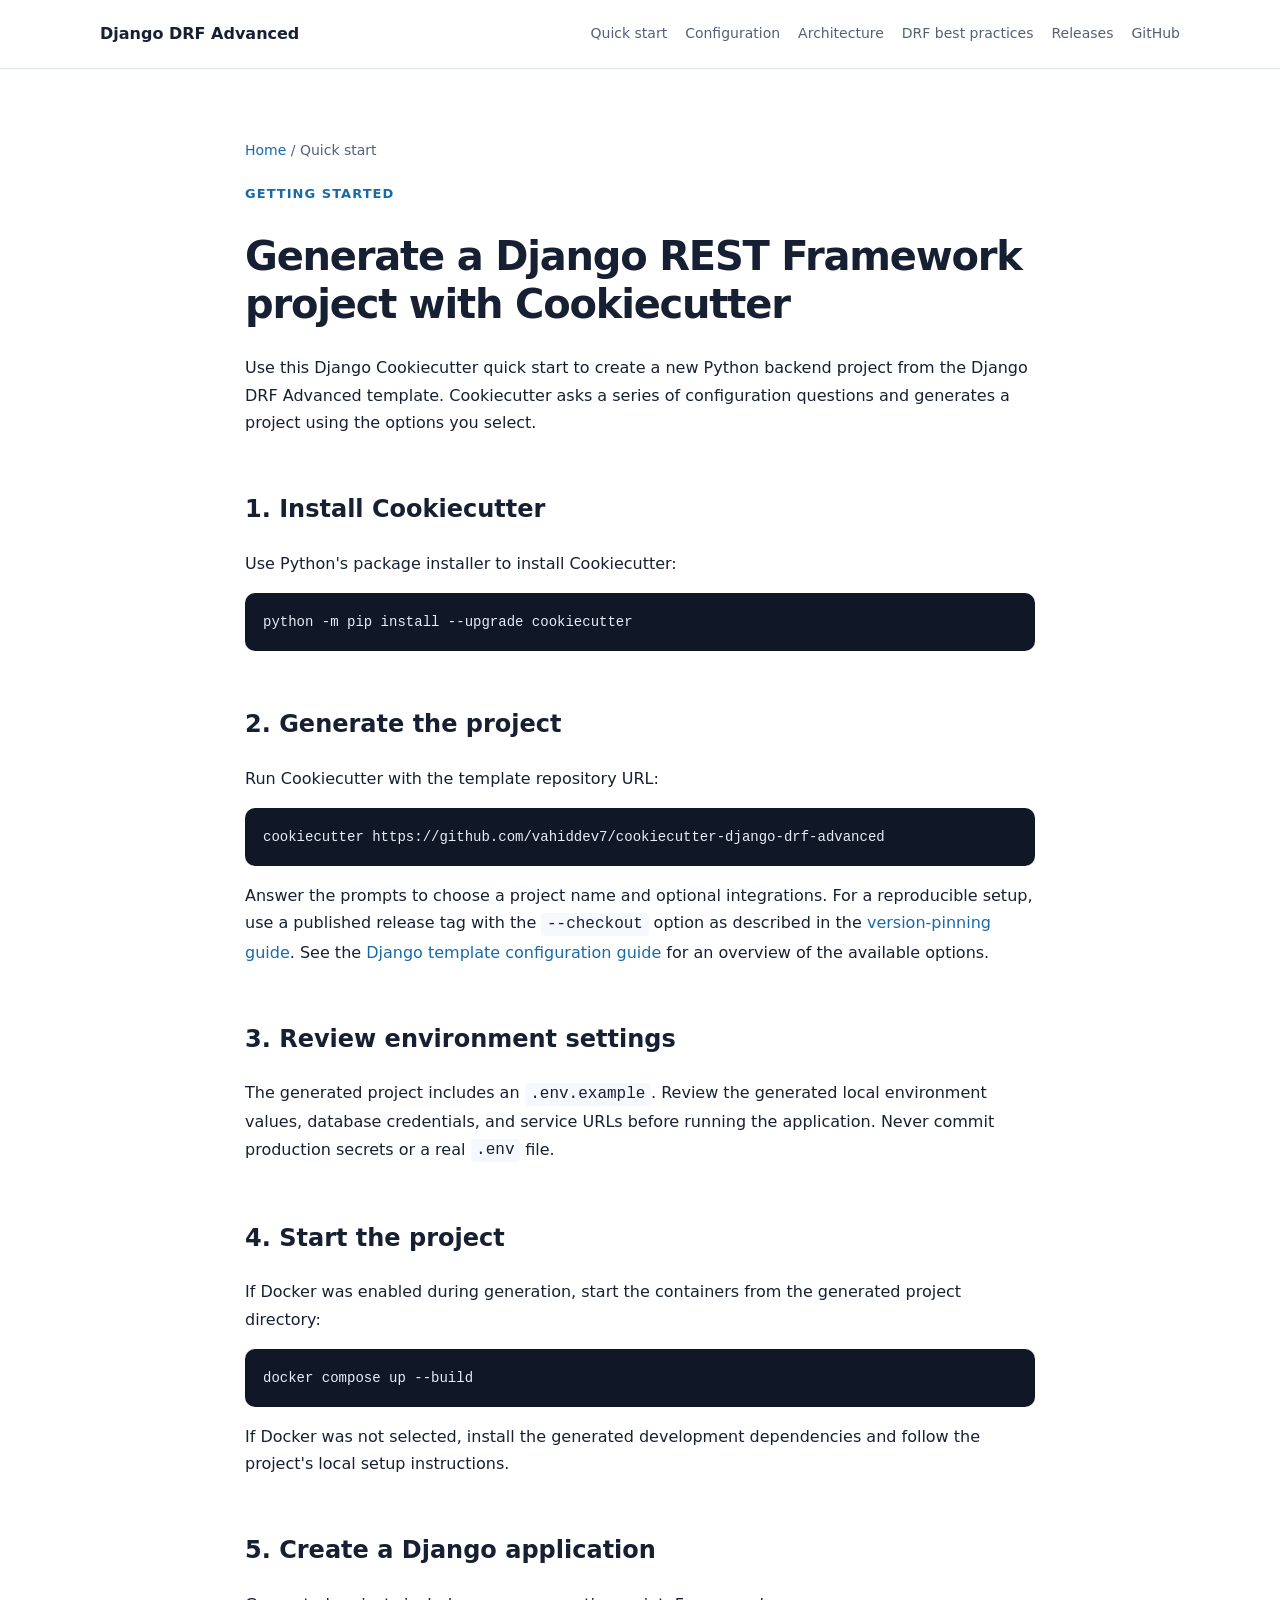
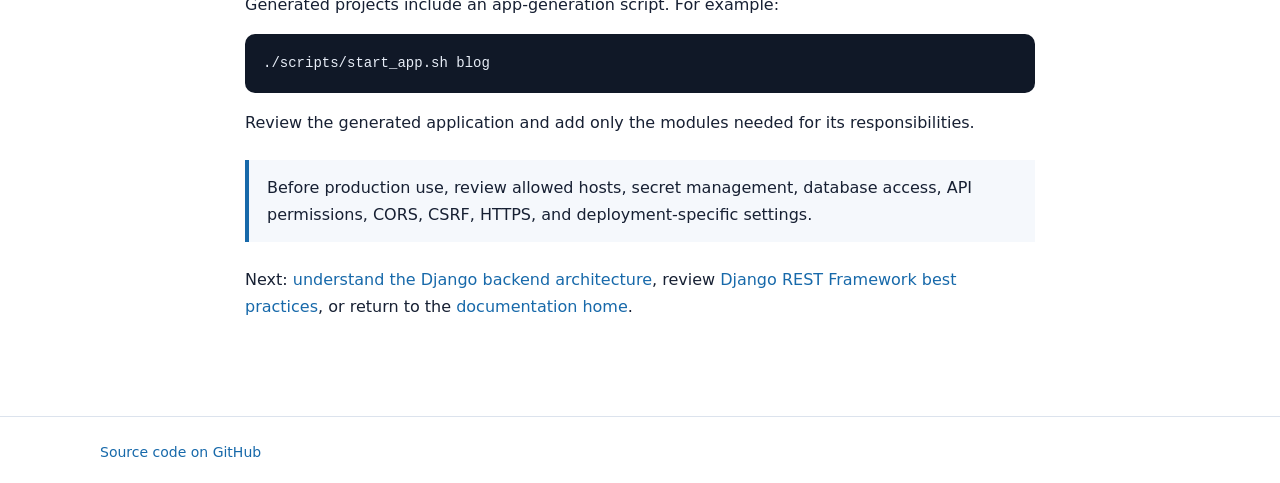
<file: docs/quickstart.html>
<!doctype html>
<html lang="en"><head><meta charset="utf-8"><meta name="viewport" content="width=device-width, initial-scale=1">
<title>Django Cookiecutter Quick Start: Generate a Django REST Project</title>
<meta name="description" content="Learn how to install Cookiecutter and generate a Python Django project from this Django REST Framework template, configure environment settings, and start the app.">
<meta name="robots" content="index,follow"><link rel="canonical" href="https://vahiddev7.github.io/cookiecutter-django-drf-advanced/quickstart.html">
<meta property="og:type" content="article"><meta property="og:site_name" content="Django DRF Advanced Cookiecutter"><meta property="og:title" content="Django Cookiecutter Quick Start"><meta property="og:description" content="Step-by-step guide to generate a Django REST Framework project with Cookiecutter."><meta property="og:url" content="https://vahiddev7.github.io/cookiecutter-django-drf-advanced/quickstart.html">
<meta name="twitter:card" content="summary"><meta name="twitter:title" content="Django Cookiecutter Quick Start"><meta name="twitter:description" content="Generate a configurable Python Django backend project with Cookiecutter.">
<link rel="stylesheet" href="assets/site.css"></head>
<body><header class="site-header"><div class="header-inner"><a class="brand" href="./">Django DRF Advanced</a><nav aria-label="Main navigation"><a href="quickstart.html">Quick start</a><a href="configuration.html">Configuration</a><a href="architecture.html">Architecture</a><a href="drf-best-practices.html">DRF best practices</a><a href="releasing.html">Releases</a><a href="https://github.com/vahiddev7/cookiecutter-django-drf-advanced">GitHub</a></nav></div></header>
<main><div class="container content"><p class="breadcrumbs"><a href="./">Home</a> / Quick start</p><p class="eyebrow">Getting started</p><h1>Generate a Django REST Framework project with Cookiecutter</h1>
<p>Use this Django Cookiecutter quick start to create a new Python backend project from the Django DRF Advanced template. Cookiecutter asks a series of configuration questions and generates a project using the options you select.</p>
<h2>1. Install Cookiecutter</h2><p>Use Python's package installer to install Cookiecutter:</p><pre><code>python -m pip install --upgrade cookiecutter</code></pre>
<h2>2. Generate the project</h2><p>Run Cookiecutter with the template repository URL:</p><pre><code>cookiecutter https://github.com/vahiddev7/cookiecutter-django-drf-advanced</code></pre>
<p>Answer the prompts to choose a project name and optional integrations. For a reproducible setup, use a published release tag with the <code>--checkout</code> option as described in the <a href="releasing.html#using-a-pinned-template-version">version-pinning guide</a>. See the <a href="configuration.html">Django template configuration guide</a> for an overview of the available options.</p>
<h2>3. Review environment settings</h2><p>The generated project includes an <code>.env.example</code>. Review the generated local environment values, database credentials, and service URLs before running the application. Never commit production secrets or a real <code>.env</code> file.</p>
<h2>4. Start the project</h2><p>If Docker was enabled during generation, start the containers from the generated project directory:</p><pre><code>docker compose up --build</code></pre>
<p>If Docker was not selected, install the generated development dependencies and follow the project's local setup instructions.</p>
<h2>5. Create a Django application</h2><p>Generated projects include an app-generation script. For example:</p><pre><code>./scripts/start_app.sh blog</code></pre>
<p>Review the generated application and add only the modules needed for its responsibilities.</p>
<div class="note">Before production use, review allowed hosts, secret management, database access, API permissions, CORS, CSRF, HTTPS, and deployment-specific settings.</div>
<p>Next: <a href="architecture.html">understand the Django backend architecture</a>, review <a href="drf-best-practices.html">Django REST Framework best practices</a>, or return to the <a href="./">documentation home</a>.</p>
</div></main><footer class="site-footer"><div class="container"><a href="https://github.com/vahiddev7/cookiecutter-django-drf-advanced">Source code on GitHub</a></div></footer></body></html>
</file>
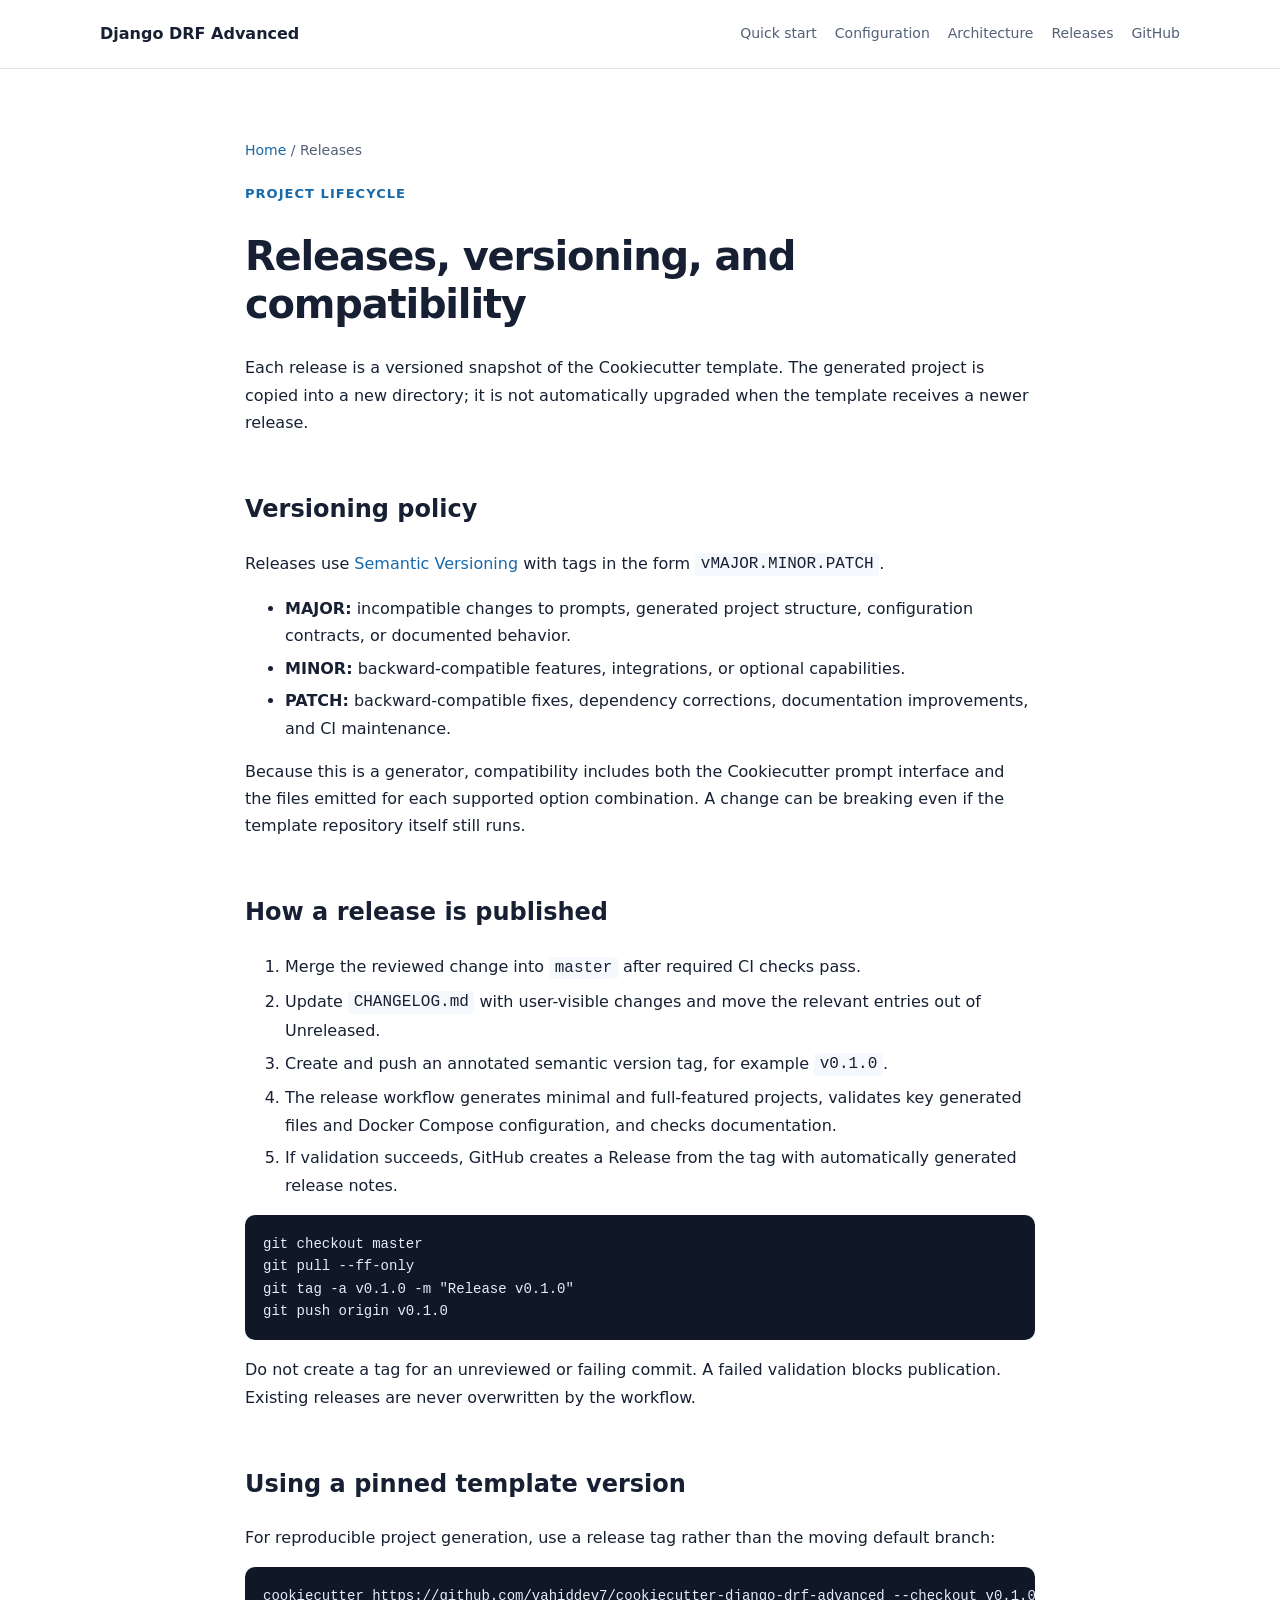
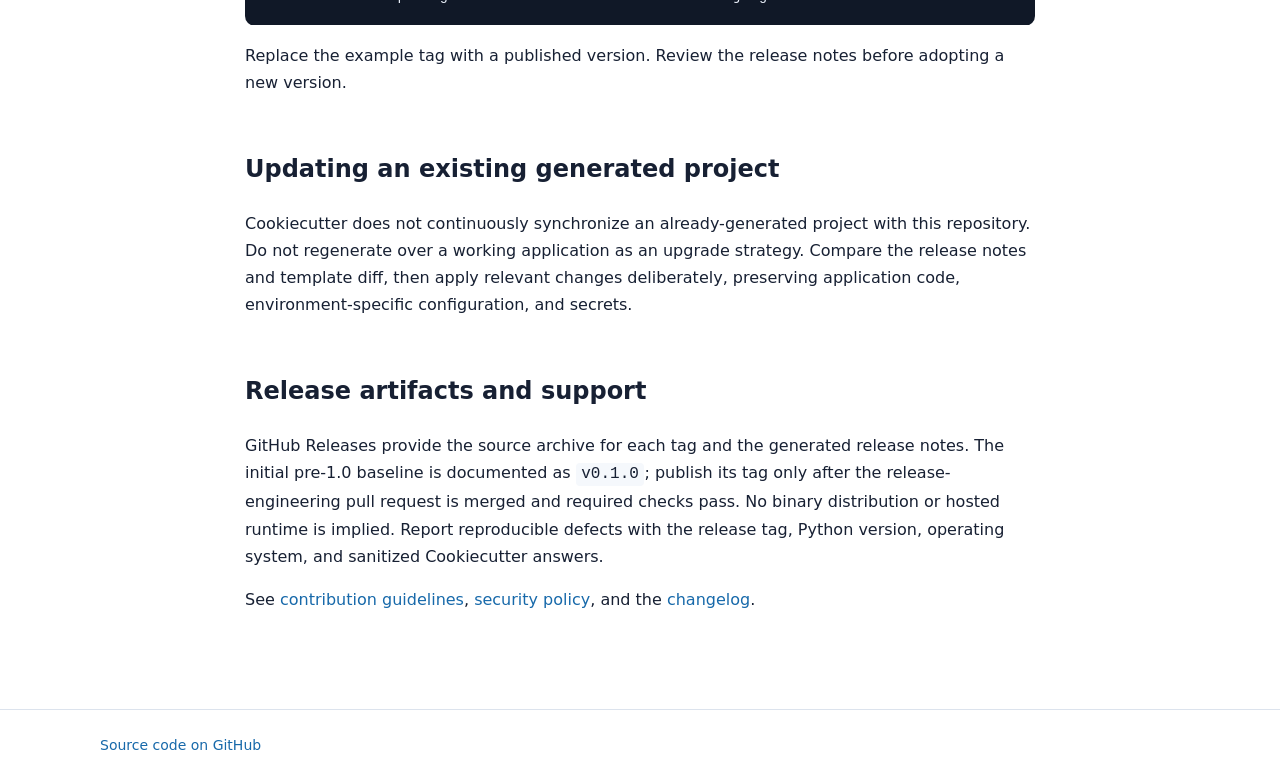
<file: docs/releasing.html>
<!doctype html>
<html lang="en"><head><meta charset="utf-8"><meta name="viewport" content="width=device-width, initial-scale=1">
<title>Release Process and Versioning | Django DRF Advanced</title>
<meta name="description" content="Understand semantic versioning, release validation, automated GitHub Releases, changelog maintenance, and compatibility expectations for Django DRF Advanced Cookiecutter.">
<meta name="robots" content="index,follow"><link rel="canonical" href="https://vahiddev7.github.io/cookiecutter-django-drf-advanced/releasing.html"><link rel="stylesheet" href="assets/site.css"></head>
<body><header class="site-header"><div class="header-inner"><a class="brand" href="./">Django DRF Advanced</a><nav aria-label="Main navigation"><a href="quickstart.html">Quick start</a><a href="configuration.html">Configuration</a><a href="architecture.html">Architecture</a><a href="releasing.html">Releases</a><a href="https://github.com/vahiddev7/cookiecutter-django-drf-advanced">GitHub</a></nav></div></header>
<main><div class="container content"><p class="breadcrumbs"><a href="./">Home</a> / Releases</p><p class="eyebrow">Project lifecycle</p><h1>Releases, versioning, and compatibility</h1>
<p>Each release is a versioned snapshot of the Cookiecutter template. The generated project is copied into a new directory; it is not automatically upgraded when the template receives a newer release.</p>
<h2>Versioning policy</h2>
<p>Releases use <a href="https://semver.org/">Semantic Versioning</a> with tags in the form <code>vMAJOR.MINOR.PATCH</code>.</p>
<ul><li><strong>MAJOR:</strong> incompatible changes to prompts, generated project structure, configuration contracts, or documented behavior.</li><li><strong>MINOR:</strong> backward-compatible features, integrations, or optional capabilities.</li><li><strong>PATCH:</strong> backward-compatible fixes, dependency corrections, documentation improvements, and CI maintenance.</li></ul>
<p>Because this is a generator, compatibility includes both the Cookiecutter prompt interface and the files emitted for each supported option combination. A change can be breaking even if the template repository itself still runs.</p>
<h2>How a release is published</h2>
<ol><li>Merge the reviewed change into <code>master</code> after required CI checks pass.</li><li>Update <code>CHANGELOG.md</code> with user-visible changes and move the relevant entries out of Unreleased.</li><li>Create and push an annotated semantic version tag, for example <code>v0.1.0</code>.</li><li>The release workflow generates minimal and full-featured projects, validates key generated files and Docker Compose configuration, and checks documentation.</li><li>If validation succeeds, GitHub creates a Release from the tag with automatically generated release notes.</li></ol>
<pre><code>git checkout master
git pull --ff-only
git tag -a v0.1.0 -m "Release v0.1.0"
git push origin v0.1.0</code></pre>
<p>Do not create a tag for an unreviewed or failing commit. A failed validation blocks publication. Existing releases are never overwritten by the workflow.</p>
<h2>Using a pinned template version</h2>
<p>For reproducible project generation, use a release tag rather than the moving default branch:</p>
<pre><code>cookiecutter https://github.com/vahiddev7/cookiecutter-django-drf-advanced --checkout v0.1.0</code></pre>
<p>Replace the example tag with a published version. Review the release notes before adopting a new version.</p>
<h2>Updating an existing generated project</h2>
<p>Cookiecutter does not continuously synchronize an already-generated project with this repository. Do not regenerate over a working application as an upgrade strategy. Compare the release notes and template diff, then apply relevant changes deliberately, preserving application code, environment-specific configuration, and secrets.</p>
<h2>Release artifacts and support</h2>
<p>GitHub Releases provide the source archive for each tag and the generated release notes. The initial pre-1.0 baseline is documented as <code>v0.1.0</code>; publish its tag only after the release-engineering pull request is merged and required checks pass. No binary distribution or hosted runtime is implied. Report reproducible defects with the release tag, Python version, operating system, and sanitized Cookiecutter answers.</p>
<p>See <a href="https://github.com/vahiddev7/cookiecutter-django-drf-advanced/blob/master/CONTRIBUTING.md">contribution guidelines</a>, <a href="https://github.com/vahiddev7/cookiecutter-django-drf-advanced/blob/master/SECURITY.md">security policy</a>, and the <a href="https://github.com/vahiddev7/cookiecutter-django-drf-advanced/blob/master/CHANGELOG.md">changelog</a>.</p>
</div></main><footer class="site-footer"><div class="container"><a href="https://github.com/vahiddev7/cookiecutter-django-drf-advanced">Source code on GitHub</a></div></footer></body></html>
</file>
<file: docs/assets/site.css>
:root{color-scheme:light;--ink:#172033;--muted:#536078;--line:#dce3ed;--surface:#f5f8fc;--brand:#1769aa;--brand-dark:#104c7d;--code:#101827}*{box-sizing:border-box}html{scroll-behavior:smooth}body{margin:0;background:#fff;color:var(--ink);font:16px/1.7 system-ui,-apple-system,BlinkMacSystemFont,"Segoe UI",sans-serif}a{color:var(--brand);text-decoration:none}a:hover{text-decoration:underline}.site-header{border-bottom:1px solid var(--line);background:#fff}.header-inner,.container{width:min(1080px,calc(100% - 40px));margin:auto}.header-inner{min-height:68px;display:flex;align-items:center;justify-content:space-between;gap:24px}.brand{font-weight:750;color:var(--ink)}nav{display:flex;flex-wrap:wrap;gap:18px;font-size:14px}nav a{color:var(--muted)}main{padding:56px 0 80px}.eyebrow{color:var(--brand);font-size:13px;font-weight:700;letter-spacing:.08em;text-transform:uppercase}.hero{max-width:820px}.hero h1{font-size:clamp(2.2rem,5vw,3.7rem);line-height:1.12;letter-spacing:-.04em;margin:14px 0}.lead{font-size:1.2rem;color:var(--muted);max-width:760px}.actions{display:flex;flex-wrap:wrap;gap:12px;margin:28px 0}.button{display:inline-block;padding:11px 17px;border:1px solid var(--brand);border-radius:8px;background:var(--brand);color:#fff;font-weight:650}.button.secondary{background:#fff;color:var(--brand)}.grid{display:grid;grid-template-columns:repeat(auto-fit,minmax(220px,1fr));gap:16px;margin:36px 0}.card{border:1px solid var(--line);border-radius:12px;padding:20px;background:#fff}.card h2,.card h3{margin-top:0}.card p{color:var(--muted);margin-bottom:0}.content{max-width:790px}.content h1{font-size:2.5rem;line-height:1.2;letter-spacing:-.03em}.content h2{margin-top:2.2em}.content li{margin:.35em 0}pre{overflow:auto;padding:18px;border-radius:10px;background:var(--code);color:#e7edf7;font-size:14px;line-height:1.6}code{font-family:ui-monospace,SFMono-Regular,Consolas,monospace}p code,li code{background:var(--surface);padding:.15em .35em;border-radius:4px}.note{border-left:4px solid var(--brand);background:var(--surface);padding:14px 18px;margin:24px 0}.site-footer{border-top:1px solid var(--line);padding:24px 0;color:var(--muted);font-size:14px}.breadcrumbs{font-size:14px;color:var(--muted);margin-bottom:20px}@media(max-width:640px){.header-inner{align-items:flex-start;flex-direction:column;padding:16px 0}.header-inner nav{gap:12px}main{padding-top:36px}}
</file>
